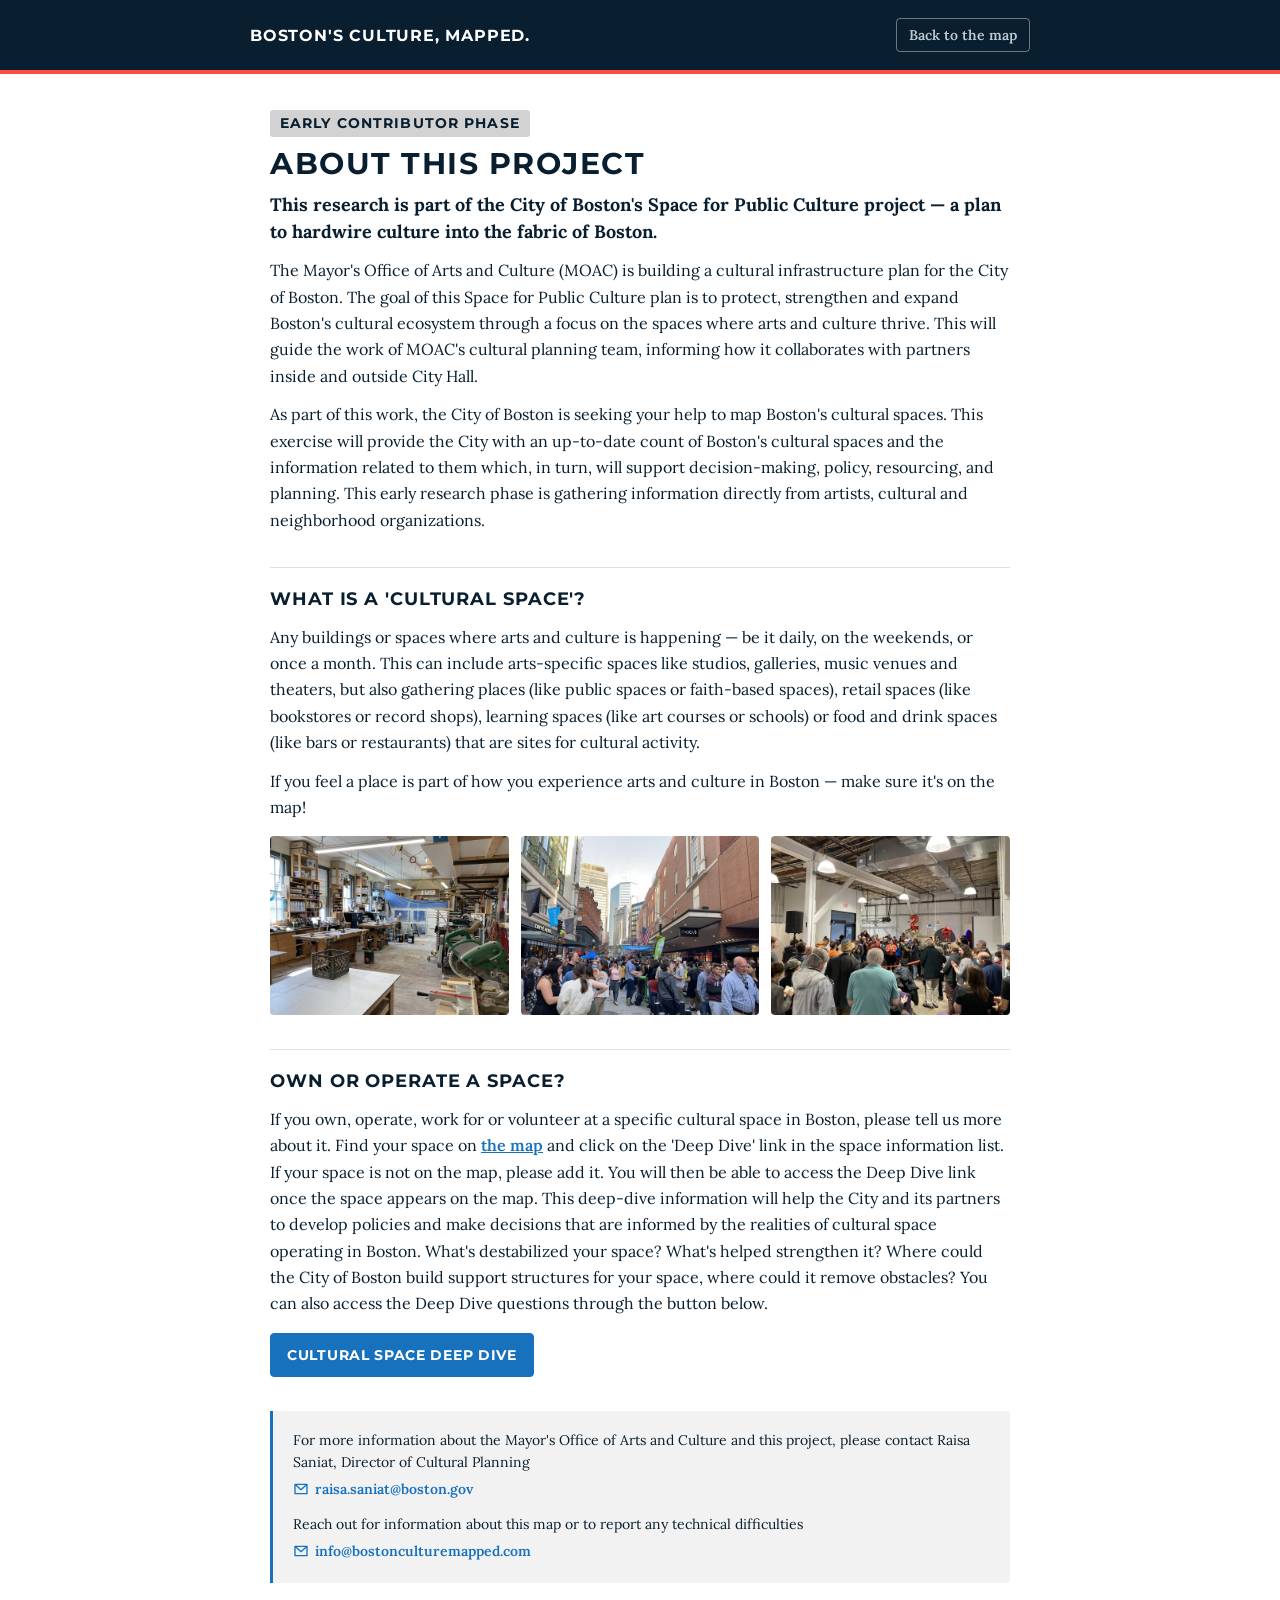
<file: about.html>
<!DOCTYPE html>
<html lang="en">
<head>
<meta charset="UTF-8">
<meta name="viewport" content="width=device-width, initial-scale=1.0">
<title>About this project — Boston's Culture, Mapped.</title>
<meta name="description" content="Space for Public Culture: the City of Boston's plan to hardwire culture into the fabric of Boston, and why we're mapping cultural spaces.">
<link rel="icon" href="data:,">
<link rel="preconnect" href="https://fonts.googleapis.com">
<link rel="preconnect" href="https://fonts.gstatic.com" crossorigin>
<link rel="stylesheet" href="https://fonts.googleapis.com/css2?family=Montserrat:wght@600;700&family=Lora:ital,wght@0,400;0,600;0,700;1,400&display=swap">
<link rel="stylesheet" href="styles.css?v=50">
</head>
<body class="page">

<header class="page-head">
  <div class="page-head-inner">
    <a class="site-name" href="index.html">Boston's Culture, Mapped.</a>
    <a class="back-link" href="index.html">Back to the map</a>
  </div>
</header>

<main>
  <span class="phase-badge">Early Contributor Phase</span>
  <h1>About this project</h1>
  <p class="page-lead">This research is part of the City of Boston's Space for Public Culture project &mdash; a plan to hardwire culture into the fabric of Boston.</p>

  <p>The Mayor's Office of Arts and Culture (MOAC) is building a cultural infrastructure plan for the City of Boston. The goal of this Space for Public Culture plan is to protect, strengthen and expand Boston's cultural ecosystem through a focus on the spaces where arts and culture thrive. This will guide the work of MOAC's cultural planning team, informing how it collaborates with partners inside and outside City Hall.</p>

  <p>As part of this work, the City of Boston is seeking your help to map Boston's cultural spaces. This exercise will provide the City with an up-to-date count of Boston's cultural spaces and the information related to them which, in turn, will support decision-making, policy, resourcing, and planning. This early research phase is gathering information directly from artists, cultural and neighborhood organizations.</p>

  <h2>What is a 'cultural space'?</h2>
  <p>Any buildings or spaces where arts and culture is happening &mdash; be it daily, on the weekends, or once a month. This can include arts-specific spaces like studios, galleries, music venues and theaters, but also gathering places (like public spaces or faith-based spaces), retail spaces (like bookstores or record shops), learning spaces (like art courses or schools) or food and drink spaces (like bars or restaurants) that are sites for cultural activity.</p>
  <p>If you feel a place is part of how you experience arts and culture in Boston &mdash; make sure it's on the map!</p>

  <!-- Three photos side by side, each rotating through the same 13 images but
       started at a different offset, so the three are never showing the same
       photo as each other. data-images lives on the ROW; the script below
       reads it once and drives all three. -->
  <div class="carousel-row" id="photoCarousel"
       data-images="assets/img/culture-01.jpg,assets/img/culture-02.jpg,assets/img/culture-03.jpg,assets/img/culture-04.jpg,assets/img/culture-05.jpg,assets/img/culture-06.jpg,assets/img/culture-07.jpg,assets/img/culture-08.jpg,assets/img/culture-09.jpg,assets/img/culture-10.jpg,assets/img/culture-11.jpg,assets/img/culture-12.jpg,assets/img/culture-13.jpg">
    <div class="carousel"><img alt="Cultural spaces around Boston" src="assets/img/culture-01.jpg"></div>
    <div class="carousel"><img alt="" src="assets/img/culture-06.jpg"></div>
    <div class="carousel"><img alt="" src="assets/img/culture-11.jpg"></div>
  </div>

  <h2>Own or operate a space?</h2>
  <p>If you own, operate, work for or volunteer at a specific cultural space in Boston, please tell us more about it. Find your space on <a href="index.html">the map</a> and click on the 'Deep Dive' link in the space information list. If your space is not on the map, please add it. You will then be able to access the Deep Dive link once the space appears on the map. This deep-dive information will help the City and its partners to develop policies and make decisions that are informed by the realities of cultural space operating in Boston. What's destabilized your space? What's helped strengthen it? Where could the City of Boston build support structures for your space, where could it remove obstacles? You can also access the Deep Dive questions through the button below.</p>

  <!-- This URL must match CONFIG.SURVEY_FORM_BASE in app.js — it is the same
       Google Form, linked bare (no pre-fill) because this page has no pin. -->
  <a class="btn-cta" href="https://docs.google.com/forms/d/e/1FAIpQLScoqoHJwK_WqAz1j24OBPHS1o4JBeF12qRkDtFGrPdsKwGMUw/viewform" target="_blank" rel="noopener">Cultural space deep dive</a>

  <!-- Contact block — same two lines on index.html and faq.html. -->
  <div class="contact-block">
    <p>For more information about the Mayor's Office of Arts and Culture and this project, please contact Raisa Saniat, Director of Cultural Planning<br>
    <a class="mail-link" href="mailto:raisa.saniat@boston.gov"><svg class="mail-ico" viewBox="0 0 24 24" aria-hidden="true"><path d="M3 5h18v14H3z M3 5l9 8 9-8" fill="none" stroke="currentColor" stroke-width="2" stroke-linejoin="round"/></svg>raisa.saniat@boston.gov</a></p>
    <p>Reach out for information about this map or to report any technical difficulties<br>
    <a class="mail-link" href="mailto:info@bostonculturemapped.com"><svg class="mail-ico" viewBox="0 0 24 24" aria-hidden="true"><path d="M3 5h18v14H3z M3 5l9 8 9-8" fill="none" stroke="currentColor" stroke-width="2" stroke-linejoin="round"/></svg>info@bostonculturemapped.com</a></p>
  </div>
</main>

<script>
// Photo rotation for the three side-by-side frames. Same idea as the map
// page's intro pop-up (which lives in app.js — this page doesn't load app.js,
// so the handful of lines are repeated here), but driving three <img>s.
//
// Each frame is one STEP apart in the list, and every tick advances all three
// together, so the three offsets never collide: the frames always show three
// different photos. Only the three photos on screen are ever downloaded.
(function () {
  var box = document.getElementById("photoCarousel");
  if (!box) return;
  var images = (box.getAttribute("data-images") || "")
    .split(",").map(function (s) { return s.trim(); }).filter(Boolean);
  var imgs = [].slice.call(box.querySelectorAll("img"));
  // Need at least one more photo than frames, or a rotation would have to
  // repeat one of them.
  if (!imgs.length || images.length <= imgs.length) return;

  // Must match the src values in the HTML above.
  var STEP = 5;
  var i = 0;

  setInterval(function () {
    i = (i + 1) % images.length;
    imgs.forEach(function (img) { img.classList.add("fading"); });
    setTimeout(function () {
      imgs.forEach(function (img, k) {
        img.src = images[(i + k * STEP) % images.length];
      });
      imgs.forEach(function (img) { img.classList.remove("fading"); });
    }, 450);   // matches the CSS opacity transition
  }, 4500);
})();
</script>
</body>
</html>
</file>
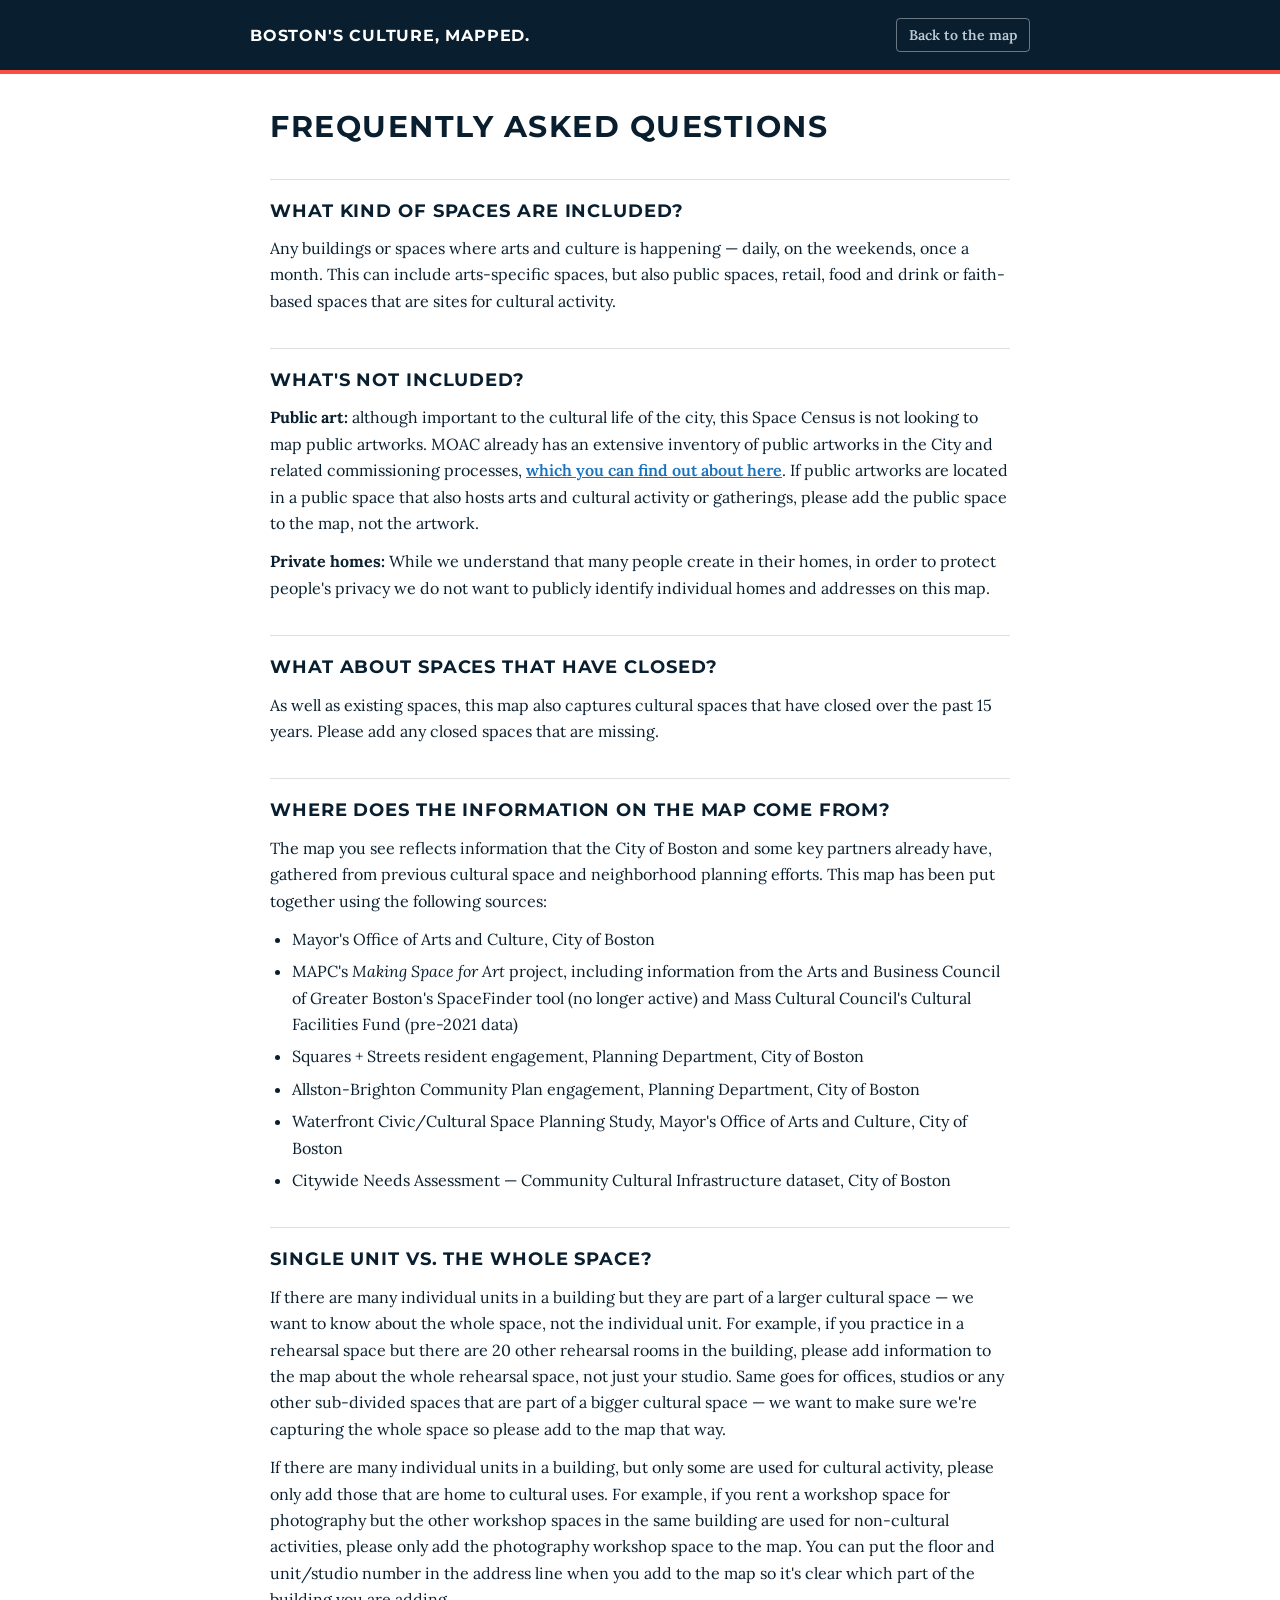
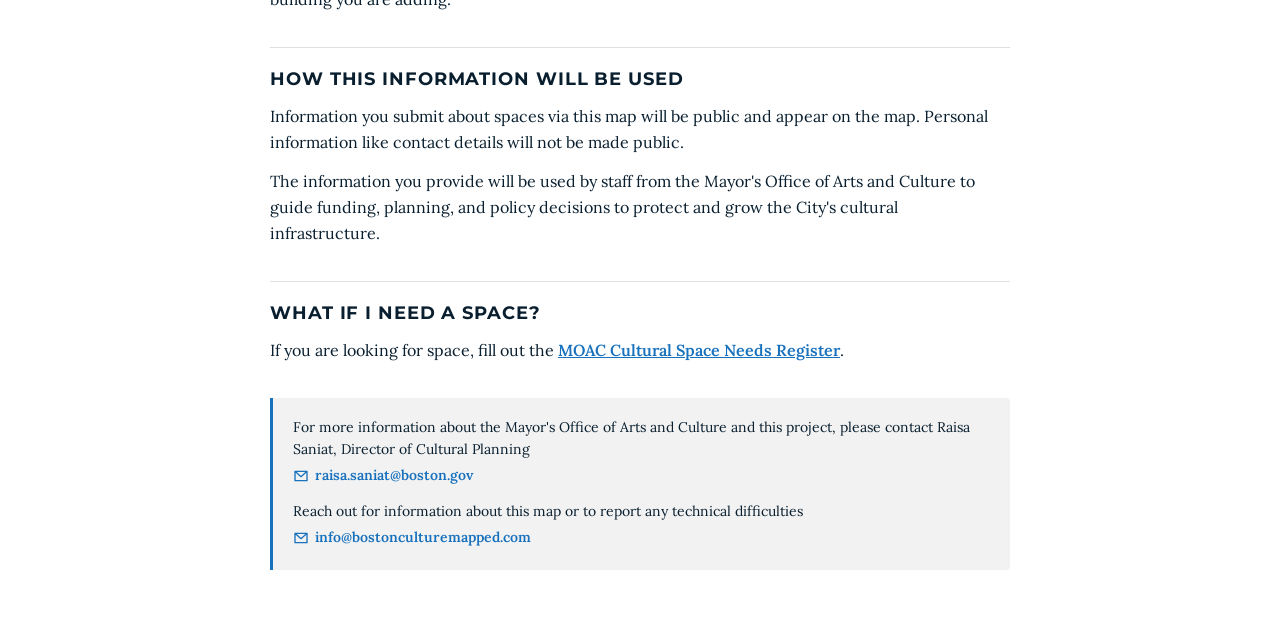
<file: faq.html>
<!DOCTYPE html>
<html lang="en">
<head>
<meta charset="UTF-8">
<meta name="viewport" content="width=device-width, initial-scale=1.0">
<title>FAQs — Boston's Culture, Mapped.</title>
<meta name="description" content="Frequently asked questions about the City of Boston's cultural space mapping tool: what's included, where the data comes from, and how it will be used.">
<link rel="icon" href="data:,">
<link rel="preconnect" href="https://fonts.googleapis.com">
<link rel="preconnect" href="https://fonts.gstatic.com" crossorigin>
<link rel="stylesheet" href="https://fonts.googleapis.com/css2?family=Montserrat:wght@600;700&family=Lora:ital,wght@0,400;0,600;0,700;1,400&display=swap">
<link rel="stylesheet" href="styles.css?v=50">
</head>
<body class="page">

<header class="page-head">
  <div class="page-head-inner">
    <a class="site-name" href="index.html">Boston's Culture, Mapped.</a>
    <a class="back-link" href="index.html">Back to the map</a>
  </div>
</header>

<main>
  <h1>Frequently asked questions</h1>

  <!-- Wording from 3_Data/Mapping Tool Content and Copy.docx (2026-09-28).
       This first answer is deliberately the SHORT definition — the intro
       pop-up, sidebar and About page carry the longer one. -->
  <h2>What kind of spaces are included?</h2>
  <p>Any buildings or spaces where arts and culture is happening &mdash; daily, on the weekends, once a month. This can include arts-specific spaces, but also public spaces, retail, food and drink or faith-based spaces that are sites for cultural activity.</p>

  <h2>What's not included?</h2>
  <p><b>Public art:</b> although important to the cultural life of the city, this Space Census is not looking to map public artworks. MOAC already has an extensive inventory of public artworks in the City and related commissioning processes, <a href="https://www.boston.gov/departments/arts-and-culture/public-art-boston#map" target="_blank" rel="noopener">which you can find out about here</a>. If public artworks are located in a public space that also hosts arts and cultural activity or gatherings, please add the public space to the map, not the artwork.</p>
  <p><b>Private homes:</b> While we understand that many people create in their homes, in order to protect people's privacy we do not want to publicly identify individual homes and addresses on this map.</p>

  <h2>What about spaces that have closed?</h2>
  <p>As well as existing spaces, this map also captures cultural spaces that have closed over the past 15 years. Please add any closed spaces that are missing.</p>

  <h2>Where does the information on the map come from?</h2>
  <p>The map you see reflects information that the City of Boston and some key partners already have, gathered from previous cultural space and neighborhood planning efforts. This map has been put together using the following sources:</p>
  <ul>
    <li>Mayor's Office of Arts and Culture, City of Boston</li>
    <li>MAPC's <i>Making Space for Art</i> project, including information from the Arts and Business Council of Greater Boston's SpaceFinder tool (no longer active) and Mass Cultural Council's Cultural Facilities Fund (pre-2021 data)</li>
    <li>Squares + Streets resident engagement, Planning Department, City of Boston</li>
    <li>Allston-Brighton Community Plan engagement, Planning Department, City of Boston</li>
    <li>Waterfront Civic/Cultural Space Planning Study, Mayor's Office of Arts and Culture, City of Boston</li>
    <li>Citywide Needs Assessment &mdash; Community Cultural Infrastructure dataset, City of Boston</li>
  </ul>

  <h2>Single unit vs. the whole space?</h2>
  <p>If there are many individual units in a building but they are part of a larger cultural space &mdash; we want to know about the whole space, not the individual unit. For example, if you practice in a rehearsal space but there are 20 other rehearsal rooms in the building, please add information to the map about the whole rehearsal space, not just your studio. Same goes for offices, studios or any other sub-divided spaces that are part of a bigger cultural space &mdash; we want to make sure we're capturing the whole space so please add to the map that way.</p>
  <p>If there are many individual units in a building, but only some are used for cultural activity, please only add those that are home to cultural uses. For example, if you rent a workshop space for photography but the other workshop spaces in the same building are used for non-cultural activities, please only add the photography workshop space to the map. You can put the floor and unit/studio number in the address line when you add to the map so it's clear which part of the building you are adding.</p>

  <h2>How this information will be used</h2>
  <p>Information you submit about spaces via this map will be public and appear on the map. Personal information like contact details will not be made public.</p>
  <p>The information you provide will be used by staff from the Mayor's Office of Arts and Culture to guide funding, planning, and policy decisions to protect and grow the City's cultural infrastructure.</p>

  <h2>What if I need a space?</h2>
  <p>If you are looking for space, fill out the <a href="https://docs.google.com/forms/d/e/1FAIpQLSe8qjNmZWLqW6QL_9ds0Ja7nyvjYcmYLFBWr2IZd81whbj34g/viewform" target="_blank" rel="noopener">MOAC Cultural Space Needs Register</a>.</p>

  <!-- Contact block — same two lines on index.html and about.html. -->
  <div class="contact-block">
    <p>For more information about the Mayor's Office of Arts and Culture and this project, please contact Raisa Saniat, Director of Cultural Planning<br>
    <a class="mail-link" href="mailto:raisa.saniat@boston.gov"><svg class="mail-ico" viewBox="0 0 24 24" aria-hidden="true"><path d="M3 5h18v14H3z M3 5l9 8 9-8" fill="none" stroke="currentColor" stroke-width="2" stroke-linejoin="round"/></svg>raisa.saniat@boston.gov</a></p>
    <p>Reach out for information about this map or to report any technical difficulties<br>
    <a class="mail-link" href="mailto:info@bostonculturemapped.com"><svg class="mail-ico" viewBox="0 0 24 24" aria-hidden="true"><path d="M3 5h18v14H3z M3 5l9 8 9-8" fill="none" stroke="currentColor" stroke-width="2" stroke-linejoin="round"/></svg>info@bostonculturemapped.com</a></p>
  </div>
</main>

</body>
</html>
</file>
<file: styles.css>
/* ==========================================================================
   Boston Civic & Cultural Asset Map — styles

   Colours and typefaces follow the City of Boston brand guidelines:
   boston.gov → Innovation and Technology → Brand guidelines.

   Everything lives in the :root block below, so the whole look changes from
   one place. The brand names (Charles Blue, Optimistic Blue, Freedom Trail
   Red) are Boston's own names for these colours — keep them, so anyone
   checking this against the guidelines can match them up.

   Universal graphic standards (owner's rules, 2026-08-26):
   - 16px minimum for body text; 14px minimum for hints, captions and
     compact UI labels. Nothing smaller anywhere.
   - UPPERCASE is used ONLY for headers and primary buttons. Montserrat is
     only ever set uppercase+bold (brand rule), so anything sentence-case
     uses Lora instead.
   ========================================================================== */

:root{
  /* ---- Boston primary palette ---- */
  --charles:#091F2F;          /* Charles Blue — headers, dark contrast */
  --charles-deep:#061622;     /* supporting dark */
  --charles-mid:#0C2639;      /* supporting dark */
  --optimistic:#1871bd;       /* Optimistic Blue — links, buttons, fills */
  --optimistic-dark:#155FA0;  /* hover step; white on it = 6.6:1 */
  --steel:#45789C;            /* supporting blue */
  --sky:#51ACFF;              /* supporting blue — on dark only */
  --freedom:#FB4D42;          /* Freedom Trail Red — use MINIMALLY */

  /* Freedom Trail Red is only 3.36:1 on white, so it cannot carry BODY text.
     This darker step clears 4.5:1 (5.46:1) and is used for error copy.
     (Large display text ≥24px bold may use --freedom — 3:1 large-text rule.) */
  --freedom-text:#C63024;

  /* ---- Boston supporting greys ---- */
  --grey-dark:#58585B;        /* muted text — 7.09:1 on white */
  --grey-mid:#D2D2D2;
  --line:#E0E0E0;
  --paper:#F2F2F2;
  --white:#FFFFFF;

  --ink:var(--charles);
  --muted:var(--grey-dark);
  /* A lighter grey for hints and captions: 5.1:1 on white, above the 4.5:1
     floor with margin. It was #6E7A85 until 2026-09-28 — this comment
     claimed 4.6:1, but it actually measured 4.39:1 (owner's check). */
  --muted-soft:#636F7A;

  /* On the dark Charles Blue sidebar. */
  --on-dark:#DCE5EC;
  --on-dark-muted:#BFCAD3;

  /* ---- Status (reserved meanings — never reused as category colours) ---- */
  --ok:#1F7A4D;
  --warn:#8A6412;

  /* Pin / legend colours — must match PURPOSE_GROUPS[].hex in app.js. Pins
     are coloured by the space's PURPOSE (since 2026-08-27); a multi-purpose
     pin is striped with each of its colours.

     Okabe-Ito based, with Produce and Gather darkened on 2026-08-27 after
     simulating protan/deutan/tritan vision across all fifteen pairs: the old
     Gather sat on top of the grey "no purpose" pin under deuteranopia, and
     the old Produce was 2.25:1 against a light map. Every colour now clears
     3:1 on white and the worst CVD pair is ΔE 12.0 (was 3.9). Do not change
     these without re-running that simulation. */
  --g-present:#1871bd;
  --g-produce:#C77E00;
  --g-learn:#009E73;
  --g-gather:#A64D82;
  --g-other:#58585B;
  --g-unknown:#8A9199;

  /* ---- Boston typography ----
     Montserrat for headers and primary buttons, always UPPERCASE BOLD.
     Lora for everything else. Fallbacks are Boston's own substitutions. */
  --display:"Montserrat",Arial,Helvetica,sans-serif;
  --body:"Lora",Georgia,"Times New Roman",serif;
}

*{box-sizing:border-box;margin:0;padding:0}
html,body{height:100%}

/* The browser hides [hidden] elements with `display:none`, but any rule that
   sets `display` beats it on specificity — which silently un-hides them. This
   keeps the hidden attribute authoritative. */
[hidden]{display:none !important}

body{font-family:var(--body);font-size:16px;color:var(--ink);background:var(--paper);display:flex;flex-direction:column;overflow:hidden}
button{cursor:pointer}
button:focus-visible,input:focus-visible,select:focus-visible,textarea:focus-visible,a:focus-visible{outline:2px solid var(--optimistic);outline-offset:2px}

/* Montserrat is only ever set uppercase and bold, per the guidelines. */
.u-display{font-family:var(--display);font-weight:700;text-transform:uppercase;letter-spacing:.06em}

/* ---------- Shared buttons ----------
   .btn-cta  — PRIMARY: Montserrat uppercase bold, Optimistic Blue.
   .btn-quiet — secondary: Lora, sentence case, deliberately low-key. */
.btn-cta{display:inline-block;text-align:center;font-family:var(--display);font-weight:700;text-transform:uppercase;letter-spacing:.05em;font-size:14px;line-height:1.3;padding:12px 16px;border-radius:4px;background:var(--optimistic);border:1px solid var(--optimistic);color:var(--white);text-decoration:none;white-space:nowrap}
.btn-cta:hover{background:var(--optimistic-dark);border-color:var(--optimistic-dark);color:var(--white)}
.btn-quiet{font-family:var(--body);font-weight:600;font-size:14px;padding:9px 14px;border-radius:4px;border:1px solid var(--grey-mid);background:var(--white);color:var(--charles)}
.btn-quiet:hover{border-color:var(--charles)}

/* ---------- Setup banner (only while CONFIG has placeholders) ---------- */
#setupBanner{background:#FFF4E5;border-bottom:1px solid #E8C99B;color:#6B4415;padding:10px 16px;font-size:14px;line-height:1.5}
#setupBanner b{font-family:var(--display);font-weight:700;text-transform:uppercase;letter-spacing:.05em;color:#4A2E0C}
#setupBanner code{background:#FBE8CC;padding:1px 5px;border-radius:3px;font-size:14px;font-family:ui-monospace,Menlo,Consolas,monospace}

/* ---------- Layout: sidebar + map ---------- */
#app{flex:1;display:flex;min-height:0}

/* The sidebar is the page's identity: Charles Blue field with a Freedom Trail
   Red rule on its map-side edge (the "minimal" red the guidelines ask for). */
/* No Freedom Trail Red rule on the map edge any more (removed at the owner's
   request, 2026-10-14) - the sidebar meets the map directly. */
#sidebar{width:clamp(320px,25%,460px);flex-shrink:0;background:var(--charles);color:var(--on-dark);padding:26px 22px 22px;overflow-y:auto;-webkit-overflow-scrolling:touch}
#sidebar h1{font-family:var(--display);font-weight:700;text-transform:uppercase;letter-spacing:.05em;font-size:27px;line-height:1.15;color:var(--white)}
#sidebar .lede{margin-top:12px;font-size:16px;line-height:1.55;color:var(--on-dark-muted)}
#sidebar h2{font-family:var(--display);font-weight:700;text-transform:uppercase;letter-spacing:.06em;font-size:16px;color:var(--white);margin-top:26px;padding-top:16px;border-top:1px solid rgba(255,255,255,.18)}
#sidebar p{font-size:16px;line-height:1.55;color:var(--on-dark-muted);margin-top:10px}
#sidebar a:not(.btn-cta){color:var(--sky)}

/* Numbered steps — used in the sidebar (dark) and the intro pop-up (light). */
.steps{margin:12px 0 0;padding-left:0;list-style:none;counter-reset:step}
.steps li{counter-increment:step;position:relative;padding-left:30px;margin-bottom:12px;font-size:16px;line-height:1.5}
.steps li::before{content:counter(step);position:absolute;left:0;top:2px;width:20px;height:20px;border-radius:50%;background:var(--optimistic);color:var(--white);font-family:var(--display);font-weight:700;font-size:14px;display:flex;align-items:center;justify-content:center}
#sidebar .steps li{color:var(--on-dark-muted)}
#sidebar .steps li b{color:var(--white)}
.steps li b{font-weight:700}

#sidebar .btn-cta{display:block;margin-top:14px}
.side-nav{margin-top:16px;display:flex;flex-direction:column;gap:10px}

.contact{margin-top:24px;padding-top:16px;border-top:1px solid rgba(255,255,255,.18)}
.contact p{font-size:14px;line-height:1.55;color:var(--on-dark-muted)}
.contact p + p{margin-top:12px}
.placeholder{font-style:italic;opacity:.75}
/* Contact email links (sidebar, about.html, faq.html), each led by a small
   envelope icon drawn inline so it takes the link's own colour. */
.mail-link{display:inline-flex;align-items:center;gap:6px;margin-top:4px;font-weight:600;text-decoration:none;word-break:break-all}
.mail-link:hover{text-decoration:underline}
.mail-ico{width:16px;height:16px;flex-shrink:0}
/* The sidebar's photo rotation (added 2026-09-28) sits under the About/FAQ
   buttons. */
.side-carousel{margin-top:20px}

/* ---------- Work-in-progress highlight ----------
   Marks copy that is still being drafted, so it is obvious at a glance what
   is not final yet. DELETE the class from the markup (not this rule) as each
   piece is signed off. Deliberately loud: it must not survive to launch by
   being easy to miss. The dark ink is set explicitly because this also sits
   on the Charles Blue sidebar, where inherited text is near-white and would
   be unreadable on yellow. */
.wip,.contact .wip,.contact .wip b,.contact-block .wip,.contact-block .wip b{
  background:#FFF3A3;color:var(--charles);
}
/* On the sidebar, `#sidebar p` (0,1,0,1 — an ID) outranks the plain class
   rule above and would leave near-white text on yellow. Matching the ID
   here is the fix; do NOT "simplify" these back to `.wip`. */
#sidebar .wip,#sidebar .wip b,#sidebar .wip .placeholder{color:var(--charles)}
.wip{box-shadow:0 0 0 3px #FFF3A3;border-radius:2px}
.wip .placeholder{opacity:1}

/* ---------- Space list (drops down from the count pill) ----------
   Opened by the "536 spaces on record +" pill in the map's top-right corner;
   a white panel with its own scrollbar, floating over the map. */
.list-panel{width:min(330px,88vw);max-height:52vh;background:var(--white);border-radius:6px;box-shadow:0 6px 24px rgba(9,31,47,.3);overflow:hidden;display:flex;flex-direction:column}
#assetList{overflow-y:auto;-webkit-overflow-scrolling:touch}
.asset-item{width:100%;text-align:left;background:none;border:none;border-bottom:1px solid var(--line);padding:11px 13px;display:flex;gap:10px;align-items:flex-start;font-family:var(--body)}
.asset-item:last-child{border-bottom:none}
.asset-item:hover{background:var(--paper)}
.asset-item .dot{width:10px;height:10px;border-radius:50%;margin-top:5px;flex-shrink:0}
.asset-item .name{font-weight:700;font-size:16px;color:var(--charles);line-height:1.3;display:block}
.asset-item .meta{font-size:14px;color:var(--muted);margin-top:2px;display:block;line-height:1.4}
.stamp{display:inline-block;font-weight:600;font-size:14px;color:var(--ok);margin-left:6px}
.empty-msg{padding:18px 14px;font-size:14px;color:var(--muted);line-height:1.55}

/* ---------- Map ---------- */
#mapWrap{flex:1;min-height:0;position:relative}
#map{width:100%;height:100%}

/* ---------- Embed build (embed.html, for an iframe on another site) --------
   Same map, no sidebar and no intro pop-up. The map simply takes the whole
   frame. On a phone the full site stacks the map above the sidebar at 54%
   height — there is no sidebar here, so that rule must not apply or the map
   would end up in the top half of the iframe with nothing beneath it. */
body.embed #app{flex-direction:row}
body.embed #mapWrap{flex:1 1 auto;width:100%;height:100%;min-height:0}
@media (max-width:760px){
  body.embed #mapWrap{flex:1 1 auto;min-height:0}
}

/* Google-Maps-style panel toggle: a tab on the sidebar/map seam that hides
   the whole sidebar so the map fills the window. app.js flips body.map-only. */
body.map-only #sidebar{display:none}
/* Filled Optimistic Blue and sized up so the collapse control is clearly a
   control, not a sliver of chrome (owner's request, 2026-08-27). */
/* Collapse tab. Shows the word HIDE / SHOW (set in app.js) instead of the
   old "‹" arrow — owner's request, 2026-10-14. Montserrat uppercase like the
   other buttons. On desktop the tab is a tall, narrow strip with the word
   running sideways, reading bottom-to-top (owner's choice, 2026-10-14);
   the phone layout below turns it back to horizontal. */
.side-toggle{position:absolute;left:0;top:50%;transform:translateY(-50%);z-index:5;width:34px;min-height:84px;border:none;border-radius:0 8px 8px 0;background:var(--optimistic);color:var(--white);font-family:var(--display);font-weight:700;text-transform:uppercase;letter-spacing:.08em;font-size:13px;line-height:1;box-shadow:2px 0 8px rgba(9,31,47,.35);display:flex;align-items:center;justify-content:center;padding:12px 0}
.side-toggle:hover{background:var(--optimistic-dark)}
.side-toggle-text{writing-mode:vertical-rl;transform:rotate(180deg)}
.map-error{position:absolute;inset:0;display:flex;align-items:center;justify-content:center;text-align:center;padding:32px;background:var(--paper);font-size:16px;line-height:1.6;color:var(--muted);z-index:6}
.map-error b{display:block;font-family:var(--display);font-weight:700;text-transform:uppercase;letter-spacing:.05em;font-size:16px;color:var(--charles);margin-bottom:8px}

/* Floating controls over the map, top-right. The Add button leads; Refresh
   sits to its LEFT on the same row, deliberately quieter. */
.map-controls{position:absolute;top:14px;right:14px;z-index:5;display:flex;flex-direction:column;align-items:flex-end;gap:8px}
.ctrl-row{display:flex;gap:8px;align-items:stretch}
.refresh-ico{display:inline-block;font-size:16px;line-height:1;margin-right:3px;vertical-align:-1px}
.map-controls .btn-cta,.map-controls .btn-quiet{box-shadow:0 2px 10px rgba(9,31,47,.28)}
/* The count pill is a button: it opens the scrollable list of spaces. */
.count-pill{font-family:var(--body);font-weight:600;font-size:14px;background:var(--white);border:none;padding:6px 6px 6px 12px;border-radius:999px;color:var(--charles);white-space:nowrap;box-shadow:0 2px 10px rgba(9,31,47,.28);display:flex;align-items:center;gap:8px;cursor:pointer}
.count-pill:hover{background:var(--paper)}
.count-pill .plus{font-family:var(--display);font-weight:700;font-size:14px;line-height:1;width:20px;height:20px;border-radius:50%;background:var(--optimistic);color:var(--white);display:flex;align-items:center;justify-content:center}

/* Legend + filter chips over the map, bottom-right. Google's zoom buttons are
   moved bottom-LEFT in initMap so the two never collide. */
.map-legend{position:absolute;right:14px;bottom:30px;z-index:5;background:rgba(255,255,255,.96);border-radius:6px;padding:12px 14px;max-width:300px;box-shadow:0 2px 10px rgba(9,31,47,.28)}
.legend-head{display:flex;align-items:center;justify-content:space-between;gap:8px;margin-bottom:8px}
.legend-title{font-family:var(--display);font-weight:700;text-transform:uppercase;letter-spacing:.06em;font-size:14px;color:var(--charles)}
/* The (i) beside "Legend": opens the panel explaining each category. A
   24px circle, outlined until the panel is open. */
.legend-info-btn{width:24px;height:24px;border-radius:50%;border:1.5px solid var(--optimistic);background:var(--white);color:var(--optimistic);font-family:Georgia,var(--body);font-style:italic;font-weight:700;font-size:14px;line-height:1;display:flex;align-items:center;justify-content:center;padding:0;flex-shrink:0}
.legend-info-btn:hover,.legend-info-btn.on{background:var(--optimistic);color:var(--white)}
/* Hide / show the whole legend (owner's request, 2026-09-28), so the map
   can be seen full-screen. "Hide" is a quiet sentence-case text button in the
   legend's header; once hidden, a small "Legend" pill in the same corner
   brings it back. */
.legend-head-btns{display:flex;align-items:center;gap:8px}
.legend-hide-btn{background:none;border:none;padding:2px 2px;font-family:var(--body);font-weight:600;font-size:14px;color:var(--muted);text-decoration:underline;text-underline-offset:2px}
.legend-hide-btn:hover{color:var(--charles)}
.legend-show{position:absolute;right:14px;bottom:30px;z-index:5;font-family:var(--body);font-weight:600;font-size:14px;color:var(--charles);background:var(--white);border:1px solid var(--line);border-radius:999px;padding:8px 14px;box-shadow:0 2px 10px rgba(9,31,47,.28)}
.legend-show:hover{border-color:var(--optimistic)}
@media (max-width:760px){.legend-show{right:10px;bottom:26px}}
.legend-info{max-height:40vh;overflow-y:auto;-webkit-overflow-scrolling:touch;margin-bottom:10px;padding:8px 10px;background:var(--paper);border-radius:4px;font-size:14px;line-height:1.45;color:var(--ink)}
.legend-info-row{display:flex;gap:8px;align-items:flex-start}
.legend-info-row + .legend-info-row{margin-top:8px}
.legend-info-row .dot{width:10px;height:10px;border-radius:50%;flex-shrink:0;margin-top:5px}
.legend-info-row b{color:var(--charles)}

.filters{display:flex;flex-wrap:wrap;gap:6px}
.chip{font-family:var(--body);font-weight:600;font-size:14px;border:1px solid var(--line);background:var(--white);border-radius:999px;padding:6px 11px;display:flex;align-items:center;gap:7px;color:var(--charles)}
.chip:hover{border-color:var(--optimistic)}
.chip .dot{width:10px;height:10px;border-radius:50%;flex-shrink:0}
/* "Currently unknown" — hollow, matching its hollow pin on the map. */
.dot.hollow{background:transparent !important;border:2px solid;box-sizing:border-box}
/* "Closed" — a small navy square with a white X, matching the closed pin.
   The doubled selectors outrank `.chip .dot` / `.asset-item .dot`, which
   would otherwise round it into a circle. */
.dot.closed-dot,.chip .dot.closed-dot,.asset-item .dot.closed-dot,.legend-info-row .dot.closed-dot{
  width:12px;height:12px;border-radius:2px;position:relative;
  background-image:linear-gradient(45deg,transparent 43%,#fff 43%,#fff 57%,transparent 57%),
                   linear-gradient(-45deg,transparent 43%,#fff 43%,#fff 57%,transparent 57%);
}
.chip.off{opacity:.38}

/* Centred "Loading spaces…" note over the map while pins load. Clicks pass
   straight through it, so the map is never blocked. */
.map-loading{position:absolute;top:50%;left:50%;transform:translate(-50%,-50%);z-index:4;display:flex;align-items:center;gap:12px;background:var(--white);color:var(--charles);font-family:var(--display);font-weight:700;text-transform:uppercase;letter-spacing:.05em;font-size:16px;padding:16px 22px;border-radius:6px;box-shadow:0 6px 24px rgba(9,31,47,.3);pointer-events:none}
.spinner{width:22px;height:22px;border-radius:50%;border:3px solid var(--grey-mid);border-top-color:var(--optimistic);animation:bcam-spin .9s linear infinite}
@keyframes bcam-spin{to{transform:rotate(360deg)}}
@media (prefers-reduced-motion:reduce){.spinner{animation-duration:2.5s}}

/* Visible to screen readers only. */
.sr-only{
  position:absolute;width:1px;height:1px;padding:0;margin:-1px;
  overflow:hidden;clip:rect(0 0 0 0);white-space:nowrap;border:0;
}

/* ---------- Modals (shared) ---------- */
.modal-backdrop{position:fixed;inset:0;background:rgba(9,31,47,.6);display:none;align-items:center;justify-content:center;z-index:2000;padding:16px}
.modal-backdrop.open{display:flex}
.modal{background:var(--white);border-radius:6px;width:100%;max-width:552px;max-height:92vh;max-height:92dvh;overflow-y:auto;box-shadow:0 18px 50px rgba(9,31,47,.35)}
.modal-head{background:var(--charles);color:var(--white);padding:13px 16px;border-radius:6px 6px 0 0;display:flex;justify-content:space-between;align-items:center;gap:10px;position:sticky;top:0;z-index:1;border-bottom:3px solid var(--freedom)}
/* One size for every pop-up header — the add form, the correction form and
   the thank-you modal all read at the same weight (owner's request). */
.modal-head h3{font-family:var(--display);font-weight:700;text-transform:uppercase;letter-spacing:.055em;font-size:20px;line-height:1.25}
.modal-head .close{background:none;border:none;color:#BFCAD3;font-size:24px;line-height:1;padding:2px 6px}
.modal-head .close:hover{color:var(--white)}
.modal-body{padding:16px}

/* ---------- Intro pop-up ----------
   ~70% of the screen, two columns per the content doc: the invitation (wide)
   and "what is a cultural space" + photos (narrow, shaded). Closes from the
   ×, a click on the backdrop, or Escape — all wired generically in app.js. */
.intro-modal{position:relative;max-width:none;width:min(1100px,74vw);max-height:86vh;max-height:86dvh;padding:34px 36px 30px}
.intro-close{position:absolute;top:12px;right:14px;background:none;border:none;color:var(--grey-dark);font-size:30px;line-height:1;padding:4px 8px;z-index:2}
.intro-close:hover{color:var(--charles)}
.intro-cols{display:grid;grid-template-columns:1.8fr 1fr;gap:32px;align-items:start}
.intro-main h1{font-family:var(--display);font-weight:700;text-transform:uppercase;letter-spacing:.05em;font-size:30px;line-height:1.15;color:var(--charles)}
.intro-main p{font-size:16px;line-height:1.6;color:var(--ink);margin-top:12px}
/* The main call to action. Freedom Trail Red is allowed here because display
   text this large clears the 3:1 large-text contrast rule — do NOT reuse the
   raw red on body-size text (use --freedom-text there). */
.be-counted{font-family:var(--display);font-weight:700;text-transform:uppercase;letter-spacing:.06em;font-size:28px;color:var(--freedom);margin-top:18px !important}
.intro-main .steps li{color:var(--ink)}
.intro-main a:not(.btn-cta){color:var(--optimistic);font-weight:600}
/* Reads as a sub-heading, matching "There's three ways you can take part:"
   above it — bold and full-strength ink, not muted. */
.learn-more{color:var(--ink) !important}
/* "Early Contributor Phase" label (owner's request, 2026-10-14) — sits above
   the title on the intro pop-up, the sidebar and the About page. A small
   tag in Boston's supporting LIGHT grey (#D2D2D2) with Charles Blue caps —
   about 12:1 contrast. Owner's choice, 2026-10-14 (v47 was Optimistic Blue,
   v48 dark grey). Pale on the dark sidebar, so it stands out there too. */
.phase-badge{display:inline-block;font-family:var(--display);font-weight:700;text-transform:uppercase;letter-spacing:.08em;font-size:14px;line-height:1.2;color:var(--charles);background:var(--grey-mid);padding:5px 10px;border-radius:3px;margin-bottom:10px}
/* "This tool works best on a larger screen…" — a quiet note under the three
   steps on the intro pop-up. */
.intro-main .device-note{font-style:italic;color:var(--muted-soft);display:flex;align-items:center;gap:8px}
.device-note .device-ico{flex:0 0 auto;width:20px;height:20px}
.intro-nav{display:flex;gap:12px;margin-top:14px;flex-wrap:wrap}
/* A flex column so the photo carousel can be pushed to the BOTTOM of the bar
   (margin-top:auto on .carousel below) — the padding gives it the same
   margin underneath as the copy has above. */
.intro-side{background:var(--paper);border-radius:6px;padding:20px;align-self:stretch;display:flex;flex-direction:column}
.intro-side h2{font-family:var(--display);font-weight:700;text-transform:uppercase;letter-spacing:.06em;font-size:16px;line-height:1.3;color:var(--charles)}
.intro-side p{font-size:16px;line-height:1.55;color:var(--ink);margin-top:10px}

/* Photo rotation — one image element; app.js swaps the src. */
.carousel{margin-top:16px;border-radius:4px;overflow:hidden;aspect-ratio:4/3;background:var(--grey-mid)}
/* In the intro bar only: sit at the bottom of the column, whatever the copy
   above does. (Elsewhere the carousel just follows the text.) The gap above
   comes from the last paragraph's margin — padding here would eat into the
   aspect-ratio box (border-box) and leave a grey strip above the photo. */
.intro-side .carousel{margin-top:auto;flex-shrink:0}
.intro-side p:last-of-type{margin-bottom:16px}
.carousel img{width:100%;height:100%;object-fit:cover;display:block;transition:opacity .45s ease}
.carousel img.fading{opacity:0}

/* Shown at the top of the form when correcting rather than adding. */
.correcting-note{background:#FFF4E5;border-left:3px solid var(--warn);border-radius:0 4px 4px 0;padding:10px 12px;margin-bottom:16px;font-size:14px;line-height:1.5;color:#6B4415}
.correcting-note b{font-weight:700;color:#4A2E0C}

/* "This may already be on the map" — a warning, never a block. */
.dup-warn{margin-top:9px;background:#FFF4E5;border:1px solid #E8C99B;border-radius:4px;padding:10px 11px;font-size:14px;line-height:1.45;color:#6B4415}
.dup-warn b{display:block;font-family:var(--display);font-weight:700;text-transform:uppercase;letter-spacing:.04em;font-size:14px;color:#4A2E0C;margin-bottom:4px}
.dup-warn p{margin-bottom:8px}
.dup-hit{display:flex;align-items:center;gap:8px;justify-content:space-between;padding:6px 0;border-top:1px solid #E8C99B}
.dup-hit span{flex:1;min-width:0;color:#4A2E0C}
.dup-use{flex-shrink:0;font-family:var(--display);font-weight:700;text-transform:uppercase;letter-spacing:.04em;font-size:14px;padding:6px 9px;border-radius:4px;border:1px solid var(--optimistic);background:var(--white);color:var(--optimistic)}
.dup-use:hover{background:var(--optimistic);color:var(--white)}

/* Numbered step headings inside the add form. */
.form-section{font-family:var(--display);font-weight:700;text-transform:uppercase;letter-spacing:.05em;font-size:18px;color:var(--optimistic);padding-bottom:6px;margin:4px 0 14px;border-bottom:2px solid var(--optimistic)}
.form-section + .field{margin-top:0}
h4.form-section:not(:first-child){margin-top:22px}

/* Scrollable checkbox group for "select all that apply". A <select multiple>
   is effectively unusable with a thumb, so this is a list of real checkboxes
   with big tap targets. */
.checklist{border:1px solid var(--grey-mid);border-radius:4px;max-height:210px;overflow-y:auto;-webkit-overflow-scrolling:touch;background:var(--white)}
.checklist.invalid{border-color:var(--freedom-text);background:#FDF4F3}
/* An option, not a question label. `.field label` (specificity 0,2,0) sets
   display:block and font-weight:700 on every label inside a field, which
   outranked a plain `.check-row` (0,1,0) — so options rendered bold, and as
   blocks, which left the flex `gap` with nothing to act on. Matching that
   specificity is the fix. Do NOT simplify this back to `.check-row` alone. */
.check-row,
.field label.check-row{display:flex;align-items:flex-start;gap:14px;padding:10px 12px;margin-bottom:0;font-size:16px;font-weight:400;line-height:1.4;cursor:pointer;border-bottom:1px solid var(--paper);color:var(--ink)}
.check-row:last-child{border-bottom:none}
.check-row:hover{background:var(--paper)}
.check-row input{margin-top:2px;width:16px;height:16px;flex-shrink:0;accent-color:var(--optimistic)}

/* The pointer to the longer operator survey. */
/* The deep-dive prompt shown after a submission saves. */
.deep-modal{max-width:480px}
.deep-lede{font-size:16px;line-height:1.55;color:var(--ink)}
.deep-ask{font-size:16px;line-height:1.55;color:var(--muted);margin-top:14px;padding-top:14px;border-top:1px solid var(--line)}
.deep-ask b{color:var(--ink)}
.deep-modal .btn-cta{display:block;margin-top:16px}
.deep-modal .btn-quiet{display:block;width:100%;margin-top:10px}

/* The deep-dive pointer at the foot of a pin's pop-up. The question is a bold
   standalone line so it reads as a heading (owner's request, 2026-08-27). */
.pp-deep{margin-top:10px;padding-top:10px;border-top:1px solid var(--line);font-size:14px;line-height:1.5;color:var(--muted)}
.pp-deep b{display:block;color:var(--ink);font-size:15px;margin-bottom:3px}
.pp-survey{display:block;margin-top:8px;text-align:center;font-family:var(--display);font-weight:700;text-transform:uppercase;letter-spacing:.05em;font-size:14px;padding:10px 6px;border-radius:4px;background:var(--optimistic);color:var(--white);text-decoration:none}
.pp-survey:hover{background:var(--optimistic-dark);color:var(--white)}

/* Form fields. Labels are sentence case (not headers), so they use Lora. */
.field{margin-bottom:14px}
.field label{display:block;font-family:var(--body);font-weight:700;font-size:16px;line-height:1.35;color:var(--charles);margin-bottom:5px}
.field label .opt{font-weight:400;font-size:14px;font-style:italic;color:var(--muted)}
.field label .req{color:var(--freedom-text)}
.field input[type=text],.field select,.field textarea{width:100%;border:1px solid var(--grey-mid);border-radius:4px;padding:9px 10px;font-size:16px;font-family:var(--body);background:var(--white);color:var(--ink)}
.field input[type=text]:focus,.field select:focus,.field textarea:focus{border-color:var(--optimistic)}
.field textarea{min-height:74px;resize:vertical}
.field .invalid{border-color:var(--freedom-text);background:#FDF4F3}
.hint{font-size:14px;font-style:italic;color:var(--muted-soft);margin-top:5px;line-height:1.45}
.err{font-family:var(--body);font-weight:700;font-size:14px;color:var(--freedom-text);margin-top:5px;line-height:1.4}
.coords-box{font-size:14px;background:var(--paper);border:1px solid var(--line);border-radius:4px;padding:8px 10px;color:var(--muted);margin-top:7px;line-height:1.4}
.coords-box.set{color:var(--ink);border-color:var(--ok)}
.modal-actions{display:flex;gap:8px;justify-content:flex-end;padding:0 16px 16px}
/* Cancel is secondary (sentence case); the save button is primary (uppercase). */
.btn{font-family:var(--body);font-weight:600;border-radius:4px;padding:11px 16px;font-size:16px;border:1px solid var(--grey-mid);background:var(--white);color:var(--charles)}
.btn:hover{border-color:var(--charles)}
.btn.primary{font-family:var(--display);font-weight:700;text-transform:uppercase;letter-spacing:.05em;font-size:14px;background:var(--optimistic);border-color:var(--optimistic);color:var(--white)}
.btn.primary:hover{background:var(--optimistic-dark);border-color:var(--optimistic-dark)}
.btn:disabled{opacity:.5;cursor:default}

/* Places Autocomplete web component — it renders its own input; give it room. */
#pacHost{width:100%}
#pacHost gmp-place-autocomplete{width:100%;display:block}

/* ---------- Info window contents ---------- */
.pp{min-width:280px;max-width:362px;font-family:var(--body);padding:6px 10px 8px}
.pp-cat{font-family:var(--display);font-size:14px;letter-spacing:.07em;text-transform:uppercase;font-weight:700}
.pp-name{font-family:var(--display);font-weight:700;text-transform:uppercase;letter-spacing:.04em;font-size:16px;color:var(--charles);margin:3px 0 7px;line-height:1.25}
/* Everything known about the space, as a two-column table. */
.pp-details{margin-top:12px;width:100%;border-collapse:collapse;font-size:14px;line-height:1.45}
.pp-details th,.pp-details td{text-align:left;vertical-align:top;padding:7px 0;border-top:1px solid var(--line)}
.pp-details tr:first-child th,.pp-details tr:first-child td{border-top:none}
.pp-details th{font-family:var(--body);font-weight:700;font-size:14px;color:var(--muted);width:40%;padding-right:10px}
.pp-details td{color:var(--ink)}
/* An unanswered field — visibly present, so it reads as a gap to fill rather
   than as something the map chose not to mention. */
.pp-unknown{color:var(--muted);font-style:italic;opacity:.8}
.pp-meta{font-size:14px;color:var(--muted);margin-top:7px;line-height:1.45}
.pp-valid{margin-top:9px;padding-top:9px;border-top:1px solid var(--line);font-size:14px;color:var(--ink)}
.pp-valid .vcount{font-family:var(--display);font-weight:700;color:var(--ok)}
.pp-notes{margin-top:6px;max-height:120px;overflow-y:auto}
.pp-note{font-size:14px;background:var(--paper);border-left:3px solid var(--grey-mid);padding:6px 8px;margin-top:5px;border-radius:0 3px 3px 0;line-height:1.45}
.pp-note.correction{border-left-color:var(--freedom)}
.pp-note.additional_info{border-left-color:var(--optimistic)}
.pp-note .who{color:var(--muted);font-size:14px;display:block;margin-top:3px;font-style:italic}
.pp-actions{display:flex;gap:6px;margin-top:11px}
.pp-actions button{flex:1;font-size:14px;padding:9px 6px;border-radius:4px;line-height:1.3}
/* Confirm and Suggest a correction are equal partners (owner's choice,
   2026-09-28): same uppercase Montserrat outline style — Confirm in green
   with a tick, Correction in Optimistic Blue with a pencil. */
.pp-confirm,.pp-note-btn{font-family:var(--display);font-weight:700;text-transform:uppercase;letter-spacing:.03em;background:var(--white)}
.pp-confirm{border:1px solid var(--ok);color:var(--ok)}
.pp-confirm:hover{background:#EDF5F0}
.pp-confirm:disabled{opacity:.55;cursor:default}
.pp-note-btn{border:1px solid var(--optimistic);color:var(--optimistic)}
.pp-note-btn:hover{background:#EAF2FA}
.pp-pencil{vertical-align:-1px}

/* "Several spaces here" — the list shown when a clicked pin overlaps
   others. Each row mirrors the drop-down list: swatch, name, key uses. */
.pp-stack-hint{font-size:14px;font-style:italic;color:var(--muted-soft);margin-top:4px;line-height:1.45}
.pp-stack-list{margin-top:8px;max-height:260px;overflow-y:auto;-webkit-overflow-scrolling:touch;border-top:1px solid var(--line)}
.pp-stack-item{display:flex;gap:9px;align-items:flex-start;width:100%;text-align:left;background:var(--white);border:none;border-bottom:1px solid var(--line);padding:9px 4px;cursor:pointer}
.pp-stack-item:hover,.pp-stack-item:focus-visible{background:var(--paper)}
.pp-stack-item .dot{width:10px;height:10px;border-radius:50%;margin-top:5px;flex-shrink:0}
.pp-stack-item .dot.closed-dot{width:12px;height:12px;border-radius:2px}
.pp-stack-item .name{display:block;font-family:var(--body);font-weight:700;font-size:15px;color:var(--charles);line-height:1.35}
.pp-stack-item .meta{display:block;font-size:14px;color:var(--muted);line-height:1.4;margin-top:1px}
/* "Add a space here?" bubble on the pin-drop path. Add is the primary
   action (uppercase, filled); Cancel is sentence case. */
.pp-drop-actions{display:flex;gap:6px;margin-top:10px}
.pp-drop-actions button{flex:1;font-size:14px;padding:10px 6px;border-radius:4px;line-height:1.3}
.pp-drop-cancel{font-family:var(--body);font-weight:600;border:1px solid var(--grey-mid);background:var(--white);color:var(--ink)}
.pp-drop-add{font-family:var(--display);font-weight:700;text-transform:uppercase;letter-spacing:.03em;border:1px solid var(--optimistic);background:var(--optimistic);color:var(--white)}
.pp-drop-add:hover{background:var(--optimistic-dark)}

/* "‹ All N spaces here" at the top of a pop-up opened from that list. */
.pp-back{background:none;border:none;padding:0 0 6px;font-family:var(--body);font-weight:600;font-size:14px;color:var(--optimistic);cursor:pointer}
.pp-back:hover{text-decoration:underline}

/* "N people don't think this belongs on the map" — under the confirmations
   line. Error-red text (not raw Freedom Trail Red, which fails at 14px). */
.pp-removals{margin-top:4px}
.pp-removals .rcount{font-family:var(--display);font-weight:700;color:var(--freedom-text)}

/* "I don't think this space belongs on the map" — deliberately quieter than
   Confirm/Correct: a text-style button, then a short reason box in place. */
.pp-removal-btn{display:block;width:100%;margin-top:8px;padding:6px 4px;background:none;border:none;font-family:var(--body);font-size:14px;color:var(--muted);text-decoration:underline;text-underline-offset:2px;text-align:center}
.pp-removal-btn:hover{color:var(--freedom-text)}
.pp-removal-form{margin-top:8px;padding:10px;background:var(--paper);border-radius:4px}
.pp-removal-form label{display:block;font-family:var(--body);font-weight:700;font-size:14px;color:var(--ink);margin-bottom:5px}
.pp-removal-form .opt{font-weight:400;font-style:italic;color:var(--muted-soft)}
.pp-removal-form textarea{width:100%;box-sizing:border-box;font-family:var(--body);font-size:16px;line-height:1.4;padding:7px 8px;border:1px solid var(--grey-mid);border-radius:4px;resize:vertical}
.pp-removal-actions{display:flex;gap:6px;margin-top:8px}
.pp-removal-actions button{flex:1;font-size:14px;padding:8px 6px;border-radius:4px}
.pp-removal-cancel{font-family:var(--body);font-weight:600;border:1px solid var(--grey-mid);background:var(--white);color:var(--ink)}
.pp-removal-send{font-family:var(--display);font-weight:700;text-transform:uppercase;letter-spacing:.03em;border:1px solid var(--charles);background:var(--charles);color:var(--white)}
.pp-removal-send:disabled{opacity:.6}
.pp-removal-done{margin-top:8px;font-size:14px;font-style:italic;color:var(--muted);text-align:center;line-height:1.45}

/* Phone: a pin's pop-up opens as this full-screen panel instead of Google's
   small bubble (owner's request, 2026-09-28; built in app.js showPopup).
   z-index sits above the map controls (5) and below the modals (2000), so
   the "Thank you" / correction dialogs still open on top of it. 100dvh =
   the screen actually visible, so the header never hides under the phone
   browser's address bar (same reason as the modals). */
.pin-sheet{position:fixed;inset:0;z-index:1500;background:var(--white);display:flex;flex-direction:column;height:100vh;height:100dvh}
.pin-sheet-head{flex:0 0 auto;display:flex;justify-content:space-between;align-items:center;padding:8px 8px 8px 14px;background:var(--charles);border-bottom:3px solid var(--freedom)}
.pin-sheet-back{background:none;border:none;color:var(--white);font-family:var(--body);font-weight:600;font-size:16px;padding:8px 4px}
.pin-sheet-close{background:none;border:none;color:var(--white);font-size:30px;line-height:1;padding:2px 10px}
.pin-sheet-body{flex:1 1 auto;overflow-y:auto;-webkit-overflow-scrolling:touch;padding:12px 8px 24px}
/* Inside the panel the content uses the full width, and the inner scroll
   boxes go — the panel itself is the only thing that ever scrolls. */
.pin-sheet .pp{max-width:none;min-width:0}
.pin-sheet .pp-stack-list,.pin-sheet .pp-notes{max-height:none;overflow:visible}
/* Slightly tighter rows, so a whole space fits on most phones unscrolled. */
.pin-sheet .pp-details{margin-top:6px}
.pin-sheet .pp-details th,.pin-sheet .pp-details td{padding:5px 0}
.pin-sheet .pp-deep{margin-top:8px;padding-top:8px}

/* Google's info window adds its own padding; trim the default gutter. */
.gm-style-iw-d{overflow:auto !important}

/* ---------- Toast ---------- */
.toast{position:fixed;bottom:18px;left:50%;transform:translateX(-50%);background:var(--charles);color:var(--white);font-family:var(--body);font-size:16px;padding:12px 18px;border-radius:4px;border-left:4px solid var(--freedom);z-index:3000;display:none;max-width:90vw;text-align:center;box-shadow:0 6px 20px rgba(9,31,47,.35);line-height:1.45}
.toast.show{display:block}

/* ==========================================================================
   About / FAQ pages (about.html, faq.html)
   Static articles sharing this stylesheet. <body class="page"> overrides the
   app shell's flex + overflow:hidden so these pages scroll normally.
   ========================================================================== */
body.page{display:block;overflow:auto;background:var(--white)}
.page-head{background:var(--charles);border-bottom:4px solid var(--freedom);padding:18px 20px}
.page-head-inner{max-width:780px;margin:0 auto;display:flex;align-items:center;justify-content:space-between;gap:14px;flex-wrap:wrap}
.page-head .site-name{font-family:var(--display);font-weight:700;text-transform:uppercase;letter-spacing:.05em;font-size:16px;color:var(--white);text-decoration:none}
.page-head .site-name:hover{color:var(--sky)}
.back-link{font-family:var(--body);font-weight:600;font-size:14px;color:var(--on-dark-muted);text-decoration:none;border:1px solid rgba(255,255,255,.4);border-radius:4px;padding:7px 12px}
.back-link:hover{background:rgba(255,255,255,.14);color:var(--white)}
.page main{max-width:780px;margin:0 auto;padding:36px 20px 60px}
.page main h1{font-family:var(--display);font-weight:700;text-transform:uppercase;letter-spacing:.05em;font-size:30px;line-height:1.15;color:var(--charles)}
.page .subtitle{font-size:18px;font-style:italic;color:var(--muted);margin-top:8px;line-height:1.4}
/* About page's bold opening line (the Space for Public Culture sentence). */
.page main p.page-lead{font-size:18px;font-weight:700;line-height:1.5;color:var(--charles);margin-top:10px}
.page main h2{font-family:var(--display);font-weight:700;text-transform:uppercase;letter-spacing:.05em;font-size:18px;line-height:1.3;color:var(--charles);margin-top:34px;padding-top:20px;border-top:1px solid var(--line)}
.page main p{font-size:16px;line-height:1.65;color:var(--ink);margin-top:12px}
.page main ul{margin:12px 0 0 22px}
.page main li{font-size:16px;line-height:1.65;color:var(--ink);margin-bottom:6px}
.page main a:not(.btn-cta){color:var(--optimistic);font-weight:600}
.page .btn-cta{margin-top:16px}
.page .carousel{max-width:560px}
/* Three photos side by side on the About page. Each frame is a .carousel, so
   they keep the shared 4/3 box and fade transition; the row just lays them
   out. Stacks to one column on a narrow screen, where three would be too
   small to read. */
.carousel-row{display:grid;grid-template-columns:repeat(3,1fr);gap:12px;margin-top:16px}
.carousel-row .carousel{margin-top:0;max-width:none}
@media (max-width:620px){.carousel-row{grid-template-columns:1fr}}
.page .contact-block{margin-top:34px;padding:18px 20px;background:var(--paper);border-left:3px solid var(--optimistic);border-radius:0 4px 4px 0}
.page .contact-block p{margin-top:0;font-size:14px;line-height:1.6}
.page .contact-block p + p{margin-top:10px}

/* ---------- Phone layout (tested at 375px wide) ---------- */
@media (max-width:760px){
  #app{flex-direction:column}

  /* Map on top, sidebar below it as one single scroll region. Sized as shares
     of #app, not vh — vh would include any banner and overflow the screen. */
  #mapWrap{order:1;flex:0 0 54%;min-height:220px}
  #sidebar{order:2;flex:1 1 auto;width:100%;padding:20px 18px}   /* no red rule (2026-10-14) */
  #sidebar h1{font-size:22px}

  .map-controls{top:10px;right:10px;gap:6px}
  /* "Find or Add a Space" is twice as long as the old "+ Add a space", so
     the phone version is a size smaller to keep it off the middle of the map. */
  .map-controls .btn-cta{font-size:12px;letter-spacing:.03em;padding:8px 11px}
  .list-panel{max-height:38vh}   /* leave map visible behind the open list */
  .map-legend{right:10px;bottom:36px;max-width:75%;padding:10px 12px}   /* clears the 30px HIDE tab */

  /* The collapse tab flips to vertical: the sidebar is BELOW the map on a
     phone, so it tucks down/up instead of left/right. */
  /* Taller than the old 24px arrow tab so the word is legible and easy to
     tap; z-index 6 keeps it above the legend and the zoom buttons. */
  .side-toggle{left:50%;top:auto;bottom:0;transform:translateX(-50%);width:auto;min-width:72px;min-height:0;height:30px;padding:0 12px;font-size:12px;border-radius:6px 6px 0 0;box-shadow:0 -2px 8px rgba(9,31,47,.25);z-index:6}
  /* On a phone the tab sits on the map's BOTTOM edge, so the word reads
     normally, left to right. */
  .side-toggle-text{writing-mode:horizontal-tb;transform:none}
  /* Sidebar collapsed: the map takes the WHOLE screen. Without this the map
     kept its 54% share and the collapsed sidebar left a blank rectangle
     beneath it (owner's report, 2026-09-28). */
  body.map-only #mapWrap{flex:1 1 auto}

  .intro-modal{width:100%;max-height:94vh;max-height:94dvh;padding:22px 18px}
  .intro-cols{grid-template-columns:1fr;gap:20px}
  .intro-main h1{font-size:22px;padding-right:30px}
  .be-counted{font-size:24px}

  .modal-backdrop{padding:0;align-items:flex-end}
  .modal-backdrop#introModal{align-items:center;padding:10px}
  /* dvh = the height of the screen actually VISIBLE right now. Plain vh
     counts the strip behind the browser's address bar too, so a 94vh sheet
     slid its header — and the × close button — up under that bar (owner's
     report, 2026-09-28). The vh line stays as the fallback for browsers
     without dvh. */
  .modal{max-width:none;max-height:94vh;max-height:94dvh;border-radius:8px 8px 0 0}
  .modal-head{border-radius:8px 8px 0 0}
  .intro-modal{border-radius:8px}
  /* Pinned action bar (owner's choice, 2026-09-28): on a phone the form's
     Cancel / Add buttons stick to the bottom of the sheet, so there is always
     a way back to the map under your thumb, however far you have scrolled.
     .modal is the scrolling box, so sticky works against it. */
  .modal-actions{position:sticky;bottom:0;z-index:1;background:var(--white);border-top:1px solid var(--line);padding:12px 16px 20px;box-shadow:0 -4px 12px rgba(9,31,47,.08)}
  .modal-actions .btn{flex:1}
}

/* Address lookup under the address box (2026-09-28): a dropdown of real
   street addresses; picking one moves the pin. */
.addr-wrap{position:relative}
.addr-suggest{position:absolute;left:0;right:0;top:100%;z-index:5;margin-top:2px;background:var(--white);border:1px solid var(--grey-mid);border-radius:4px;box-shadow:0 6px 18px rgba(9,31,47,.18);overflow:hidden}
.addr-option{display:block;padding:9px 11px;cursor:pointer;border-bottom:1px solid var(--line);line-height:1.35}
.addr-option:hover,.addr-option.active{background:var(--paper)}
.addr-main{display:block;font-size:15px;font-weight:600;color:var(--charles)}
.addr-sub{display:block;font-size:14px;color:var(--muted)}
.addr-credit{padding:5px 11px;font-size:14px;font-style:italic;color:var(--muted-soft);text-align:right}
/* "We couldn't find that address" — amber like the duplicate warning: a
   warning to read, never a block. */
.addr-warn{margin-top:8px;background:#FFF4E5;border-left:3px solid var(--warn);border-radius:0 4px 4px 0;padding:10px 12px;font-size:14px;line-height:1.5;color:#6B4415}

/* "This space is outside the City of Boston" — a note, not a warning. The map
   deliberately accepts spaces just over the line in Cambridge, Somerville and
   Brookline, so this is informational and styled well short of an error. */
.outside-note{
  margin-top:9px;background:var(--paper);border-left:3px solid var(--steel);
  border-radius:0 4px 4px 0;padding:10px 12px;font-size:14px;line-height:1.5;
  color:var(--ink);
}

/* Intro line under a form-section heading. */
.section-lede{font-size:15px;font-style:italic;line-height:1.6;color:var(--muted-soft);margin:-4px 0 18px}

/* A single checkbox asked on its own, outside a .checklist group. */
.check-row.standalone{border:1px solid var(--grey-mid);border-radius:4px;background:var(--white)}
.check-row.standalone:hover{border-color:var(--optimistic);background:var(--white)}

/* Closing note at the foot of the add form: the deep-dive link arrives on
   the thank-you pop-up, after the space has an id. */
.deep-note{font-size:15px;line-height:1.55;color:var(--muted);margin-top:18px;padding-top:14px;border-top:1px solid var(--line)}
.deep-note b{color:var(--ink)}

/* A second lede paragraph in the same section keeps a full paragraph gap. */
.section-lede + .section-lede{margin-top:0}
</file>
